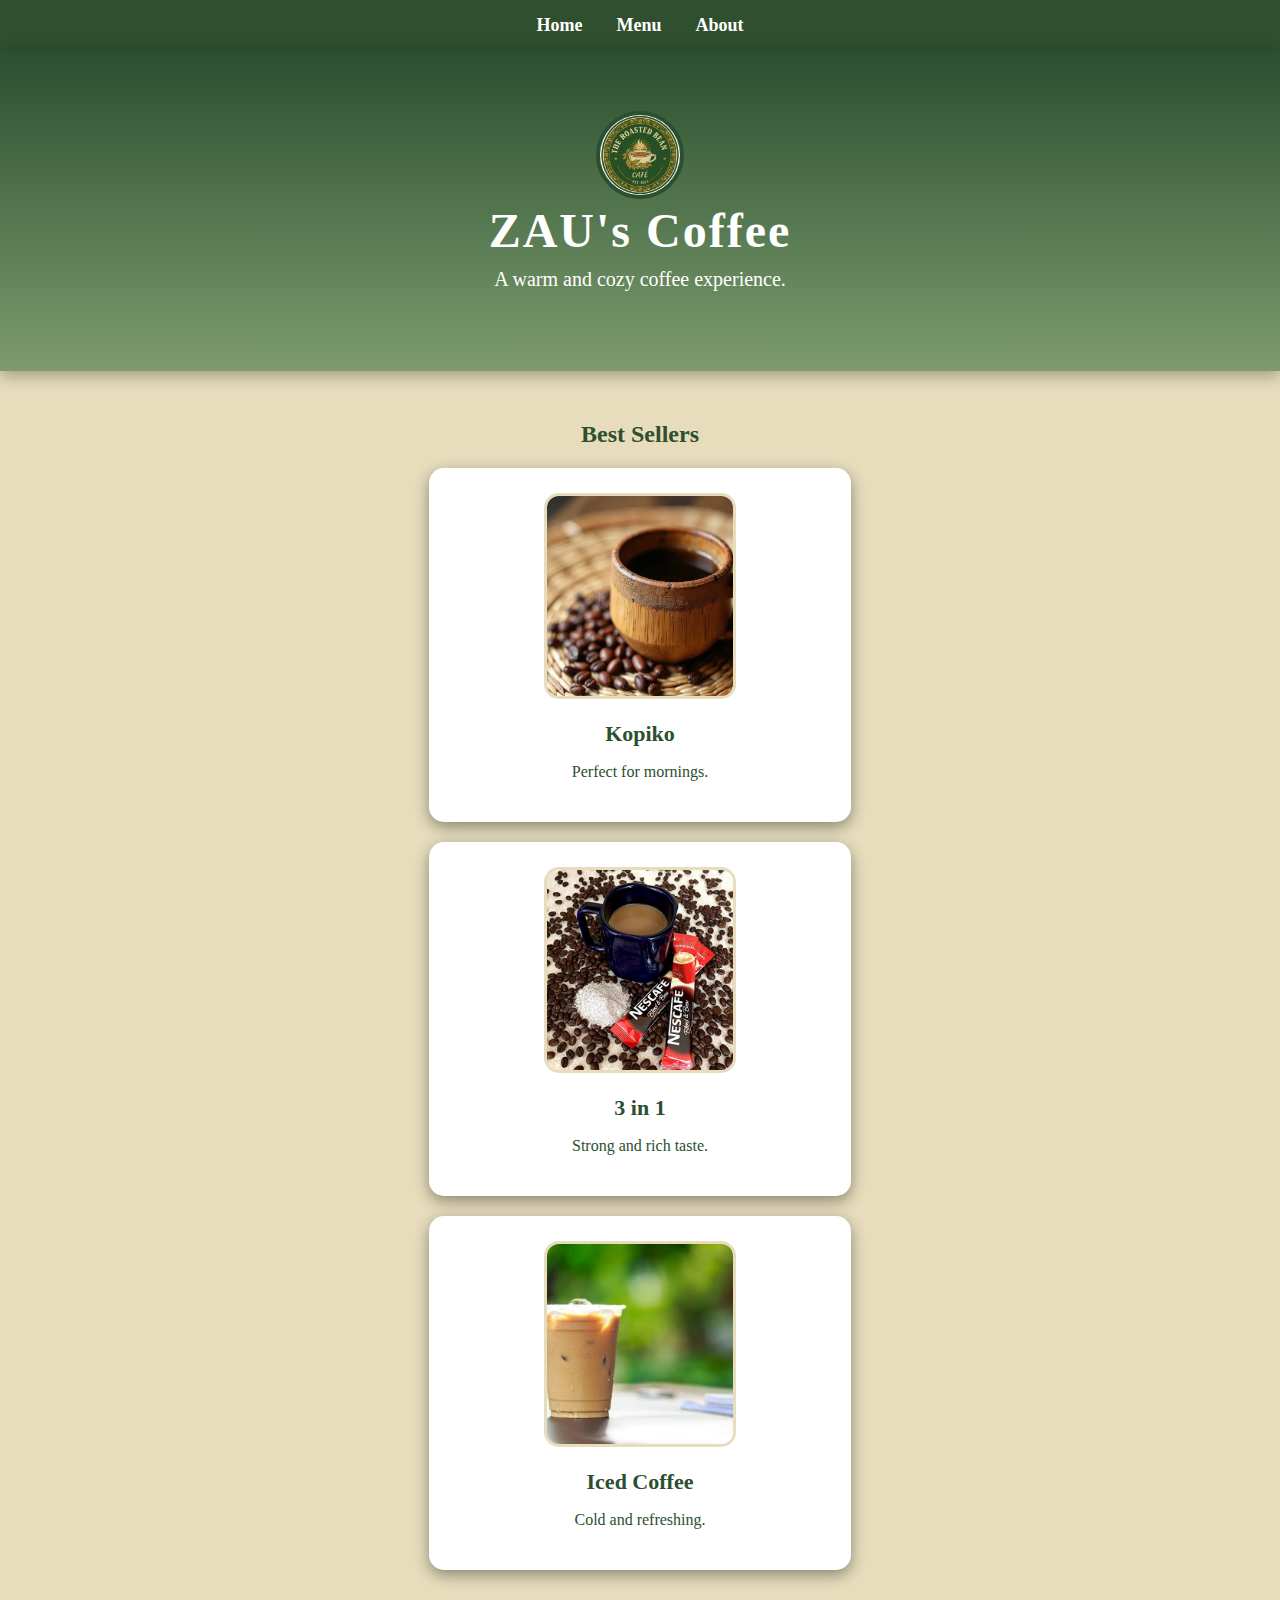
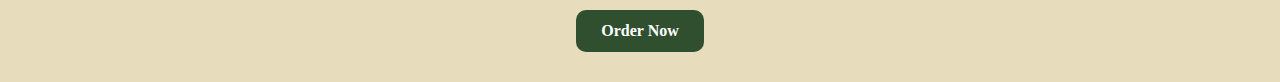
<file: index.html>
<!DOCTYPE html>
<html lang="en">
<head>
    <meta charset="UTF-8">
    <meta name="viewport" content="width=device-width, initial-scale=1.0">
    <title>ZAU's Coffee | Homepage</title>

    <style>
        body {
            margin: 0;
            font-family: 'Georgia', serif;
            background-color: #e7ddbd;   
            color: #1f1f1f;
        }

    
        nav {
            background-color: #2f4f2f; 
            padding: 15px 0;
            text-align: center;
            box-shadow: 0 4px 10px rgba(0,0,0,0.2);
        }

        nav a {
            color: #ffffff;
            text-decoration: none;
            font-size: 18px;
            margin: 0 15px;
            font-weight: bold;
        }

        nav a:hover {
            color: #e7ddbd; 
        }
    
        header {
            text-align: center;
            padding: 60px 20px;
            background: linear-gradient(#2b4f2f, #7c9c6e); 
            box-shadow: 0 5px 15px rgba(0,0,0,0.3);
            color: white;
        }
        .logo-title {
            display: flex;        
            align-items: center;   
        }       

        .logo {
            width: 80px;
            height: 80px;
            border-radius: 50%;
            border: 4px solid #2b4f2f;
            object-fit: cover;
        }


        header h1 {
            margin: 0;
            font-size: 48px;
            letter-spacing: 2px;
        }

        header p {
            margin-top: 10px;
            font-size: 20px;
        }

       
        .features {
            text-align: center;
            padding: 30px 20px;
        }

        .features h2{
            color: #2f4f2f;
        }

        .item-box {
            background-color: white;
            width: 30%;
            margin: 20px auto;
            padding: 25px;
            border-radius: 15px;
            box-shadow: 0 5px 15px rgba(0,0,0,0.4);
            color: #2b4f2f;
            text-align: center;
        }

        .item-box img {
            width: 50%;
            height: 200px;
            object-fit: cover;
            display: block;
            margin: 0 auto 15px;
            border-radius: 15px;
            border: 3px solid #e7ddbd;
        }


        .item-title {
            font-size: 22px;
            margin-bottom: 8px;
            font-weight: bold;
        }

         .menu {
        display: grid;
        grid-template-columns: repeat(3, 1fr);
        gap: 20px;
        padding: 20px;
        }

        .card {
        background: white;
        padding: 15px;
        border-radius: 15px;
        text-align: left;
        box-shadow: 0 5px 12px rgba(0,0,0,0.15);
        }

        .card img {
        width: 100%; 
        height: 300px;
        object-fit: cover;
        border-radius: 10px;
        }

        .card h3 {
        margin: 10px 0 5px;
        }

        .card p {
        font-weight: bold;
            }


       
        .btn {
            background-color: #2f4f2f;
            color: white;    
            padding: 12px 25px;
            border-radius: 10px;
            text-decoration: none;
            font-weight: bold;
            display: inline-block;
            margin-top: 20px;
        }

        .btn:hover {
            background-color: #1f3d1f;
        }
        
      
    </style>
</head>

<body>
  
    <nav>
        <a href="" target="_self">Home</a>
        <a href="menu.html">Menu</a>
        <a href="aboutUs.html">About</a>
    </nav>

<header class="about-header">
    <img src="Images/CafeLogo.png" alt="Cafe Logo" class="logo">
    <div class="about-text">
        <h1>ZAU's Coffee</h1>
        <p>A warm and cozy coffee experience.</p>
    </div>
</header>

   <section class="features">
  <h2>Best Sellers</h2>

  <div class="item-box">
    <img src="Images/kopiko.png" alt="Kopiko">
    <p class="item-title">Kopiko</p>
    <p>Perfect for mornings.</p>
  </div>

  <div class="item-box">
    <img src="Images/3in1.png" alt="3 in 1">
    <p class="item-title">3 in 1</p>
    <p>Strong and rich taste.</p>
  </div>

  <div class="item-box">
    <img src="Images/iced.png" alt="Iced Coffee">
    <p class="item-title">Iced Coffee</p>
    <p>Cold and refreshing.</p>
  </div>

  <a href="#" class="btn">Order Now</a>
</section>

</body>
</html>
</file>
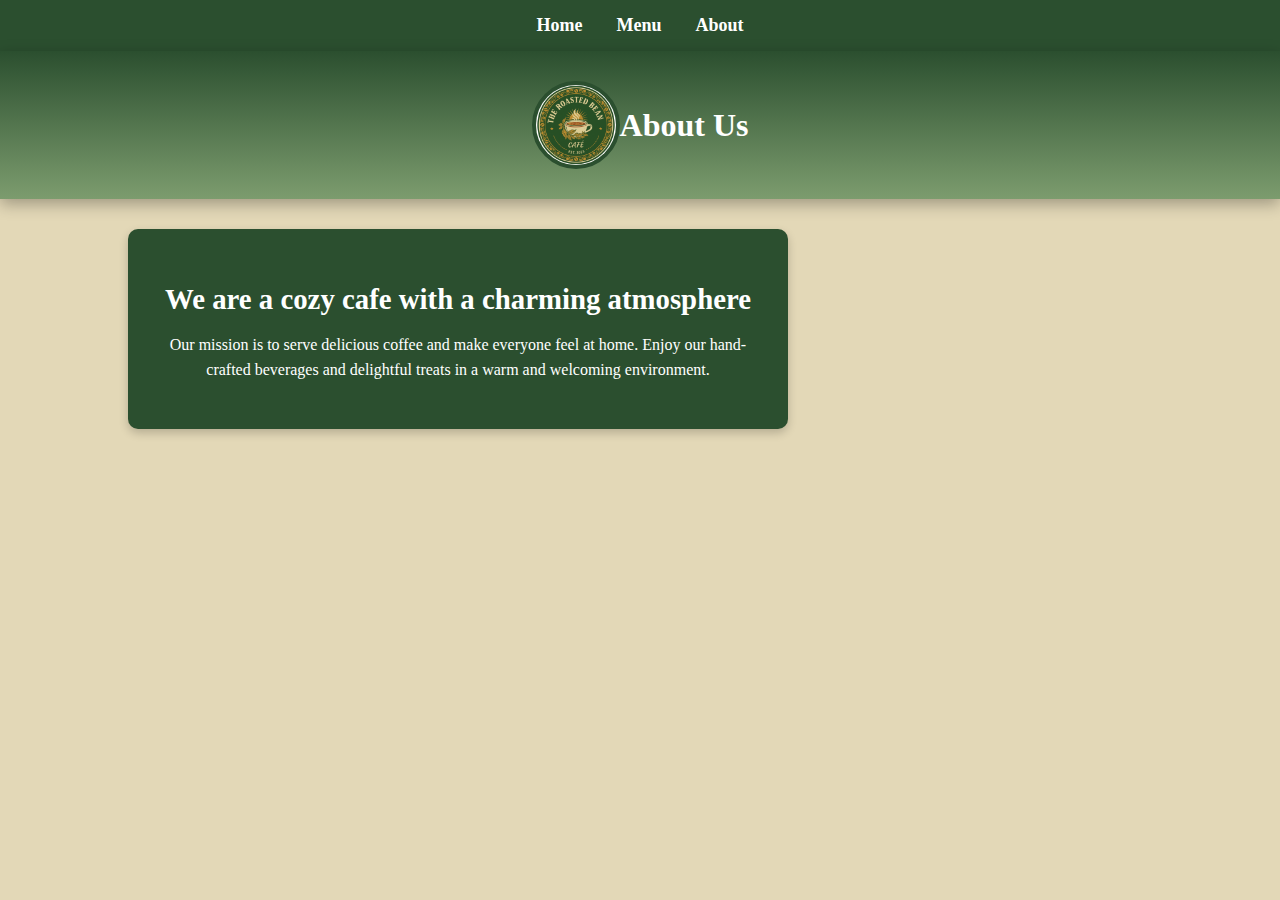
<file: aboutUs.html>
<!DOCTYPE html>
<html lang="en">
<head>
    <meta charset="UTF-8">
    <meta name="viewport" content="width=device-width, initial-scale=1.0">
    <title>Cafe Website</title>
    <link rel="stylesheet" href="aboutUs.css">
</head>
<body>
    <nav>
        <a href="coff.html">Home</a>
        <a href="coff.html">Menu</a>
        <a href="" target="_self">About</a>
    </nav>

    <header class="header">
        <div class="logo-title">
            <img src="Images/CafeLogo.png" alt="Cafe Logo" class="logo">
            <h1>About Us</h1>
        </div>
    </header>

    <main class="section">
        <h2>We are a cozy cafe with a charming atmosphere</h2>
        <p>Our mission is to serve delicious coffee and make everyone feel at home. Enjoy our hand-crafted beverages and delightful treats in a warm and welcoming environment.</p>
    </main>
</body>
</html>
</file>
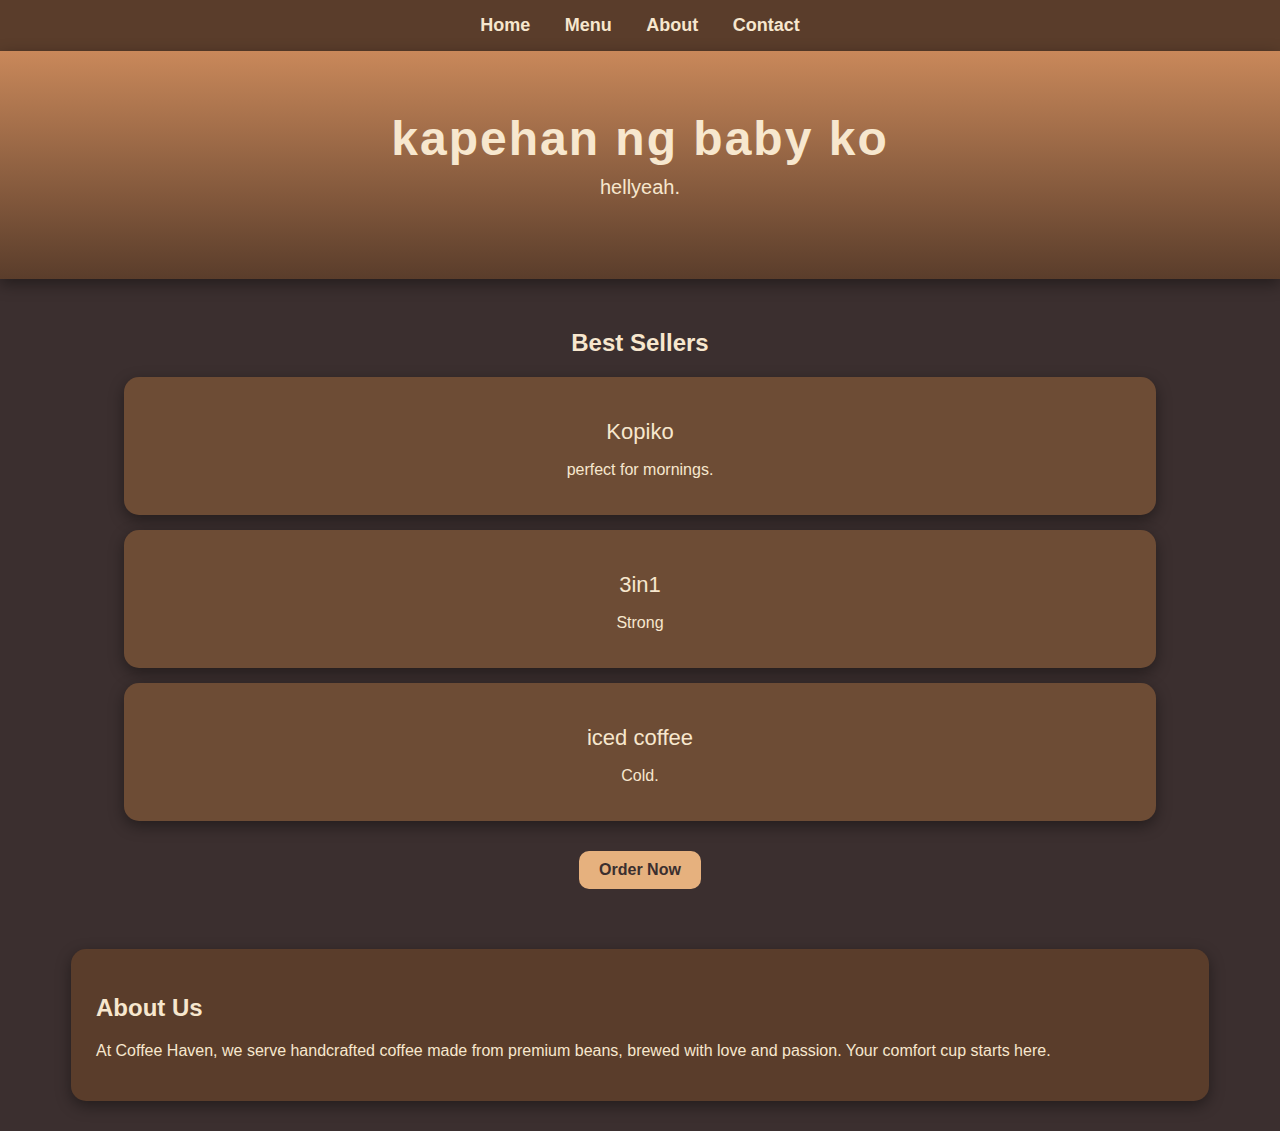
<file: coff.html>
<!DOCTYPE html>
<html lang="en">
<head>
    <meta charset="UTF-8">
    <meta name="viewport" content="width=device-width, initial-scale=1.0">
    <title>GRP. COLLAB</title>

    <style>
        body {
            margin: 0;
            font-family: "Arial", sans-serif;
            background-color: #3b2f2f; 
            color: #f7e7ce; 
        }

        
        nav {
            background-color: #5a3d2b;
            padding: 15px 0;
            text-align: center;
            box-shadow: 0 4px 10px rgba(0,0,0,0.3);
        }

        nav a {
            color: #f7e7ce;
            text-decoration: none;
            font-size: 18px;
            margin: 0 15px;
            font-weight: bold;
        }

        nav a:hover {
            color: #ffddb0; 
        }

     
        header {
            text-align: center;
            padding: 60px 20px;
            background: linear-gradient(#c9885a, #5a3d2b);
            box-shadow: 0 5px 15px rgba(0,0,0,0.4);
        }

        header h1 {
            margin: 0;
            font-size: 48px;
            letter-spacing: 2px;
        }

        header p {
            margin-top: 10px;
            font-size: 20px;
        }

       
        .features {
            text-align: center;
            padding: 30px 20px;
        }

        .item-box {
            background-color: #6d4c35;
            width: 80%;
            margin: 15px auto;
            padding: 20px;
            border-radius: 15px;
            box-shadow: 0 5px 15px rgba(0,0,0,0.4);
        }

        .item-title {
            font-size: 22px;
            margin-bottom: 8px;
        }


        .about {
            background-color: #5a3d2b;
            padding: 25px;
            margin: 30px auto;
            width: 85%;
            border-radius: 15px;
            box-shadow: 0 5px 15px rgba(0,0,0,0.4);
        }

        .btn {
            background-color: #e6b17e; 
            color: #3b2f2f;
            padding: 10px 20px;
            border-radius: 10px;
            text-decoration: none;
            font-weight: bold;
            display: inline-block;
            margin-top: 15px;
        }

        .btn:hover {
            background-color: #fcd6ad;
        }
    </style>
</head>

<body>

  
    <nav>
        <a href="#">Home</a>
        <a href="#">Menu</a>
        <a href="aboutUs.hmtl" target="_blank">About</a>
        <a href="#">Contact</a>
    </nav>


    <header>
        <h1>kapehan ng baby ko</h1>
        <p>hellyeah.</p>
    </header>

    <section class="features">
        <h2>Best Sellers</h2>

        <div class="item-box">
            <p class="item-title"> Kopiko</p>
            <p>perfect for mornings.</p>
        </div>

        <div class="item-box">
            <p class="item-title"> 3in1</p>
            <p>Strong</p>
        </div>

        <div class="item-box">
            <p class="item-title"> iced coffee  </p>
            <p>Cold.</p>
        </div>
        
        <a href="#" class="btn">Order Now</a>
    </section>


    <div class="about">
        <h2>About Us</h2>
        <p>At Coffee Haven, we serve handcrafted coffee made from premium beans,
        brewed with love and passion. Your comfort cup starts here.</p>
    </div>

</body>
</html>
</file>
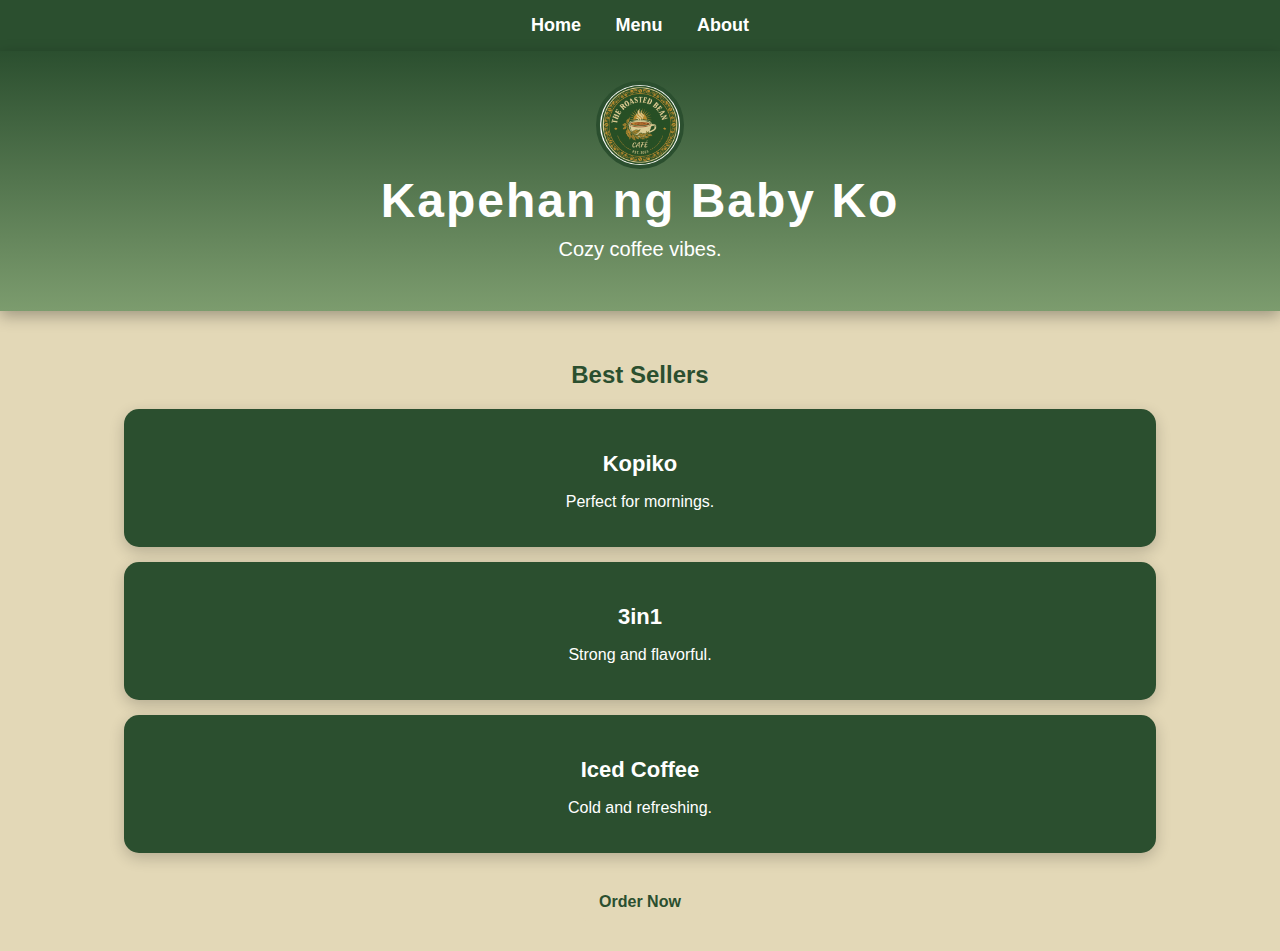
<file: home.html>
<!DOCTYPE html>
<html lang="en">
<head>
    <meta charset="UTF-8">
    <meta name="viewport" content="width=device-width, initial-scale=1.0">
    <title>GRP. COLLAB</title>

    <style>
        body {
            margin: 0;
            font-family: "Arial", sans-serif;
            background-color: #E3D8B7; 
            color: #2b4f2f; 
        }

        nav {
            background-color: #2b4f2f; 
            padding: 15px 0;
            text-align: center;
            box-shadow: 0 4px 10px rgba(0,0,0,0.2);
        }

        nav a {
            color: #fff; 
            text-decoration: none;
            font-size: 18px;
            margin: 0 15px;
            font-weight: bold;
        }

        nav a:hover {
            color: #E3D8B7;
        }

        header {
            text-align: center;
            padding: 30px 20px;
            background: linear-gradient(#2b4f2f, #7c9c6e); 
            box-shadow: 0 5px 15px rgba(0,0,0,0.3);
            color: #fff;
        }

        .logo{
            width: 80px;
            height: 80px;
            border-radius: 50%;
            border: 4px solid #2b4f2f;
            object-fit: cover;
        }

        header h1 {
            margin: 0;
            font-size: 48px;
            letter-spacing: 2px;
        }

        header p {
            margin-top: 10px;
            font-size: 20px;
        }

        .features {
            text-align: center;
            padding: 30px 20px;
        }

        .item-box {
            background-color: #2b4f2f; 
            color: #fff; 
            width: 80%;
            margin: 15px auto;
            padding: 20px;
            border-radius: 15px;
            box-shadow: 0 5px 15px rgba(0,0,0,0.2);
        }

        .item-title {
            font-size: 22px;
            margin-bottom: 8px;
            font-weight: bold;
        }

        .about {
            background-color: #2b4f2f; 
            color: #fff;
            padding: 25px;
            margin: 30px auto;
            width: 85%;
            border-radius: 15px;
            box-shadow: 0 5px 15px rgba(0,0,0,0.2);
        }

        .btn {
            background-color: #E3D8B7; 
            color: #2b4f2f; 
            padding: 10px 20px;
            border-radius: 10px;
            text-decoration: none;
            font-weight: bold;
            display: inline-block;
            margin-top: 15px;
        }

        .btn:hover {
            background-color: #f7e7ce; 
        }
    </style>
</head>

<body>
  
    <nav>
        <a href="" target="_self">Home</a>
        <a href="menu.hmtl">Menu</a>
        <a href="aboutUs.html">About</a>
    </nav>

    <header>
        <img src="Images/CafeLogo.png" alt="Cafe Logo" class="logo">
        <h1>Kapehan ng Baby Ko</h1>
        <p>Cozy coffee vibes.</p>
    </header>

    <section class="features">
        <h2>Best Sellers</h2>

        <div class="item-box">
            <p class="item-title">Kopiko</p>
            <p>Perfect for mornings.</p>
        </div>

        <div class="item-box">
            <p class="item-title">3in1</p>
            <p>Strong and flavorful.</p>
        </div>

        <div class="item-box">
            <p class="item-title">Iced Coffee</p>
            <p>Cold and refreshing.</p>
        </div>
        
        <a href="#" class="btn">Order Now</a>
    </section>

</body>
</html>
</file>
<file: aboutUs.css>
body {
    font-family: 'Georgia', serif;
    background-color: #E3D8B7;
    color: #333;
    margin: 0;
    padding: 0;
}

nav{
    background-color: #2b4f2f; 
    padding: 15px 0;
    text-align: center;
    box-shadow: 0 4px 10px rgba(0,0,0,0.2);
}

nav a{
    color: #fff; 
    text-decoration: none;
    font-size: 18px;
    margin: 0 15px;
    font-weight: bold;
}

nav a:hover {
    color: #E3D8B7;
}

.header {
    display: flex;
    gap: 15px;
    align-items: center;
    justify-content: center;
    position: relative;
    padding: 30px 20px;
    background-color: #fff8f0;
    padding: 30px 20px;
    background: linear-gradient(#2b4f2f, #7c9c6e); 
    box-shadow: 0 5px 15px rgba(0,0,0,0.3);
    color: #fff;
}

.logo-title {
    display: flex;        
    align-items: center;   
}       

.logo {
    width: 80px;
    height: 80px;
    border-radius: 50%;
    border: 4px solid #2b4f2f;
    object-fit: cover;
}

.header h1 {
    margin: 0;
    font-size: 2rem;
}

.header nav a {
    text-decoration: none;
    color: #2b4f2f;
    font-weight: bold;
    font-size: 1.2rem;
    transition: color 0.3s;
}

.header nav a:hover {
    color: #7c9c6e;
}

.section {
    background-color: #2b4f2f;
    color: #fff;
    max-width: 600px;
    margin-top: 30px;
    margin-bottom: 30px;
    margin-left: 10%;
    padding: 30px;
    border-radius: 10px;
    box-shadow: 0 4px 10px rgba(0,0,0,0.2);
    text-align: center;
}

.section h2 {
    font-size: 1.8rem;
    margin-bottom: 15px;
}

.section p {
    font-size: 1rem;
    line-height: 1.6;
}
</file>
